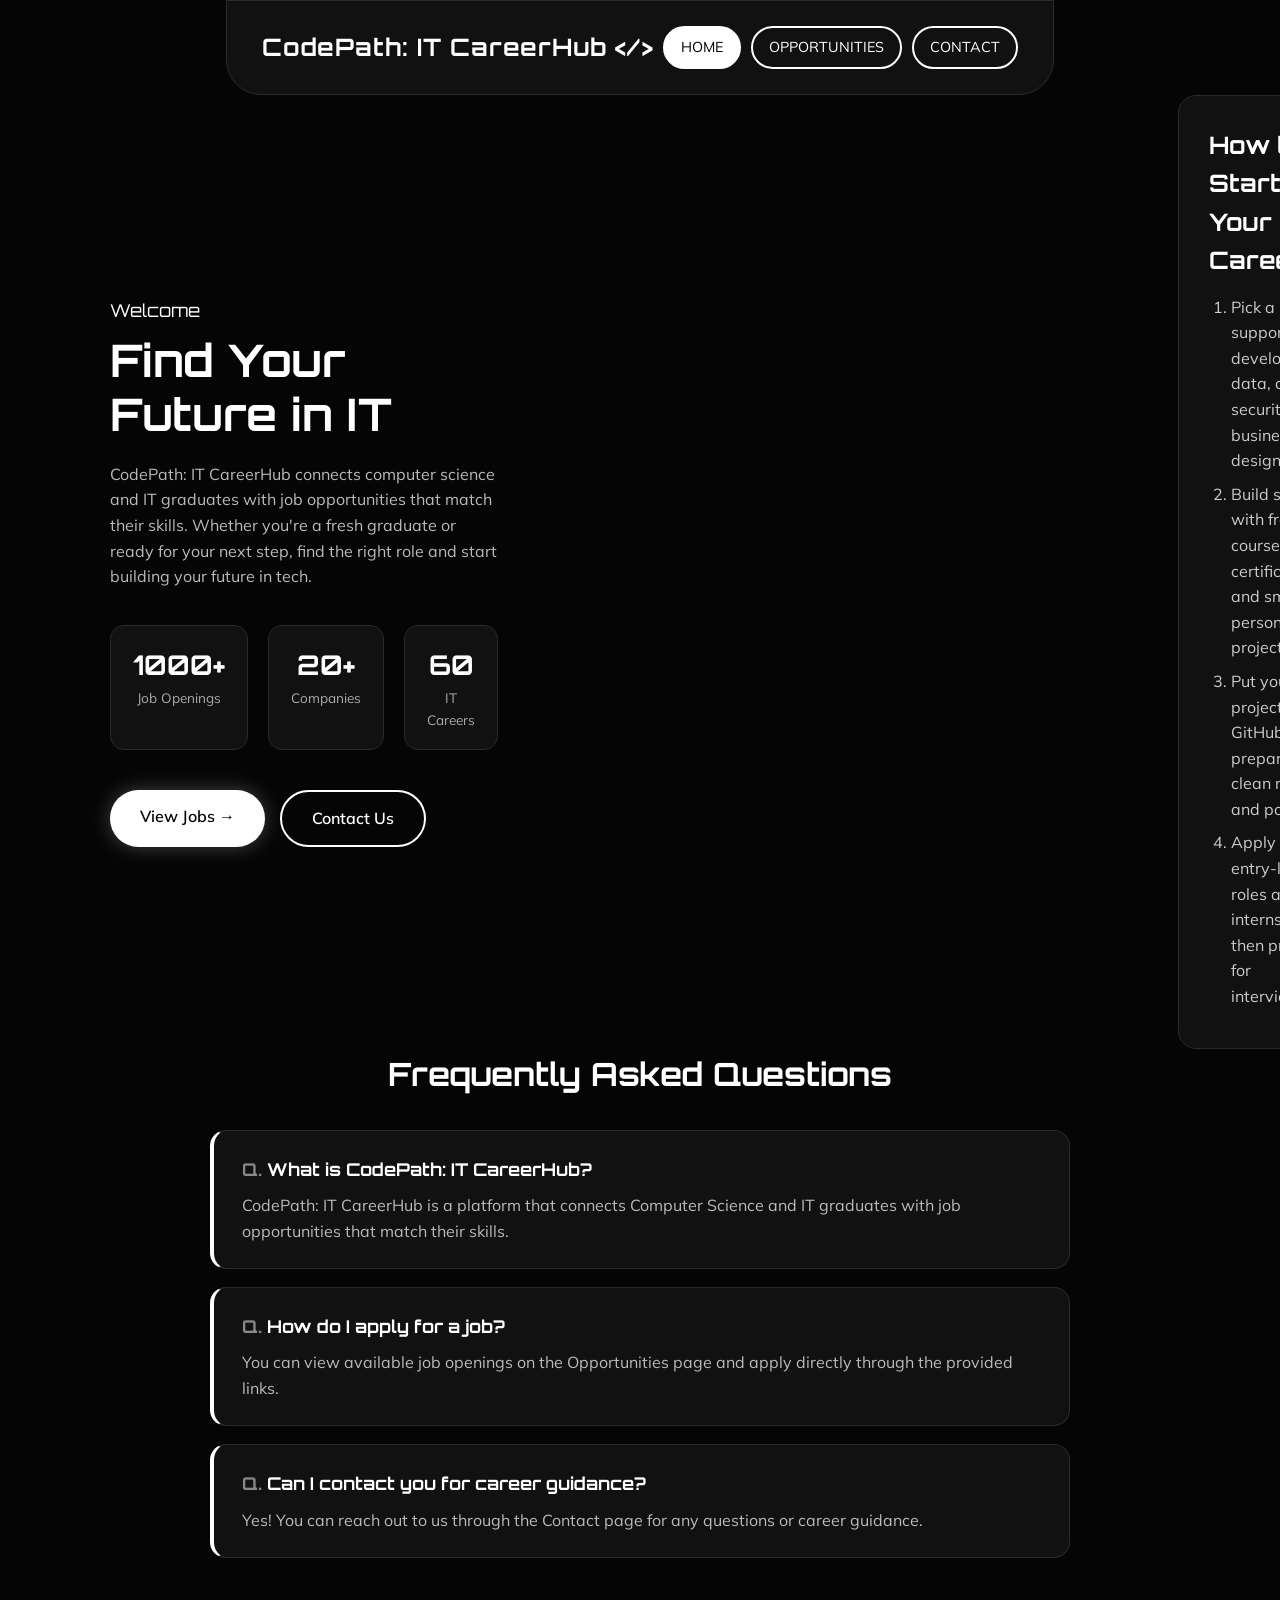
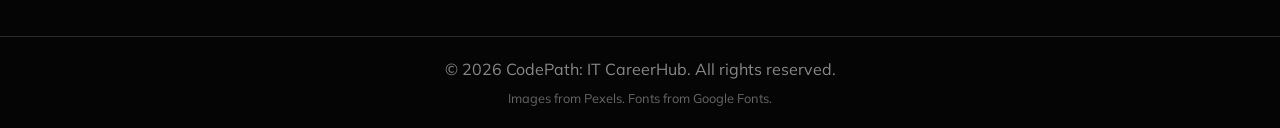
<file: index.html>
<!DOCTYPE html>
<html lang="en">

<head>
    <meta charset="UTF-8">
    <meta name="viewport" content="width=device-width, initial-scale=1.0">
    <title>IT Career Opportunities | Home</title>
    <link rel="preconnect" href="https://fonts.googleapis.com">
    <link href="https://fonts.googleapis.com/css2?family=Orbitron:wght@500;700&family=Mulish:wght@400;600&display=swap" rel="stylesheet">
    <link rel="stylesheet" href="style.css">
    <link href="images/IT_Job_Photos/" rel="icon" type="image/x-icon">
</head>

<body>

    <header class="navbar">
        <a href="index.html" class="logo">CodePath: IT CareerHub <span>&lt;/&gt;</span></a>
        <nav>
            <a href="index.html" class="active">HOME</a>
            <a href="content.html">OPPORTUNITIES</a>
            <a href="contact.html">CONTACT</a>
        </nav>
    </header>

    <main class="hero">
        <div class="hero-left">
            <p class="welcome">Welcome</p>
            <h1>Find Your Future in <span>IT</span></h1>
            <p class="desc">
                CodePath: IT CareerHub connects computer science and IT graduates with job opportunities that match their skills. Whether you're a fresh graduate or ready for your next step, find the right role and start building your future in tech.
            </p>

            <div class="stats">
                <div class="stat">
                    <h3>1000+</h3>
                    <p>Job Openings</p>
                </div>
                <div class="stat">
                    <h3>20+</h3>
                    <p>Companies</p>
                </div>
                <div class="stat">
                    <h3>60</h3>
                    <p>IT Careers</p>
                </div>
            </div>

            <div class="buttons">
                <a href="content.html" class="btn btn-fill">View Jobs &rarr;</a>
                <a href="contact.html" class="btn btn-outline">Contact Us</a>
            </div>
        </div>

        <div class="hero-right">
            <div class="image-card">
                <video src="coding.mp4" autoplay loop muted playsinline></video>
            </div>
        </div>
        <!-- Steps section -->
        <section class="info-box">
            <h2>How to Start Your IT Career</h2>
            <ol>
                <li>Pick a path: support, development, data, cloud, security or business and design.</li>
                <li>Build skills with free courses, certifications and small personal projects.</li>
                <li>Put your projects on GitHub and prepare a clean resume and portfolio.</li>
                <li>Apply to entry-level roles and internships, then practice for interviews.</li>
            </ol>
        </section>
    </main>
    <section class="FAQ">
        <h2>Frequently Asked Questions</h2>
        <div class="faq-item">
            <h3>What is CodePath: IT CareerHub?</h3>
            <p>CodePath: IT CareerHub is a platform that connects Computer Science and IT graduates with job opportunities that match their skills.</p>
        </div>
        <div class="faq-item">
            <h3>How do I apply for a job?</h3>
            <p>You can view available job openings on the Opportunities page and apply directly through the provided links.</p>
        </div>
        <div class="faq-item">
            <h3>Can I contact you for career guidance?</h3>
            <p>Yes! You can reach out to us through the Contact page for any questions or career guidance.</p>
        </div>
    </section>


    <footer class="site-footer">
        <p>&copy; 2026 CodePath: IT CareerHub. All rights reserved.</p>
        <p class="credits">Images from Pexels. Fonts from Google Fonts.</p>
    </footer>
</body>

</html>
</file>
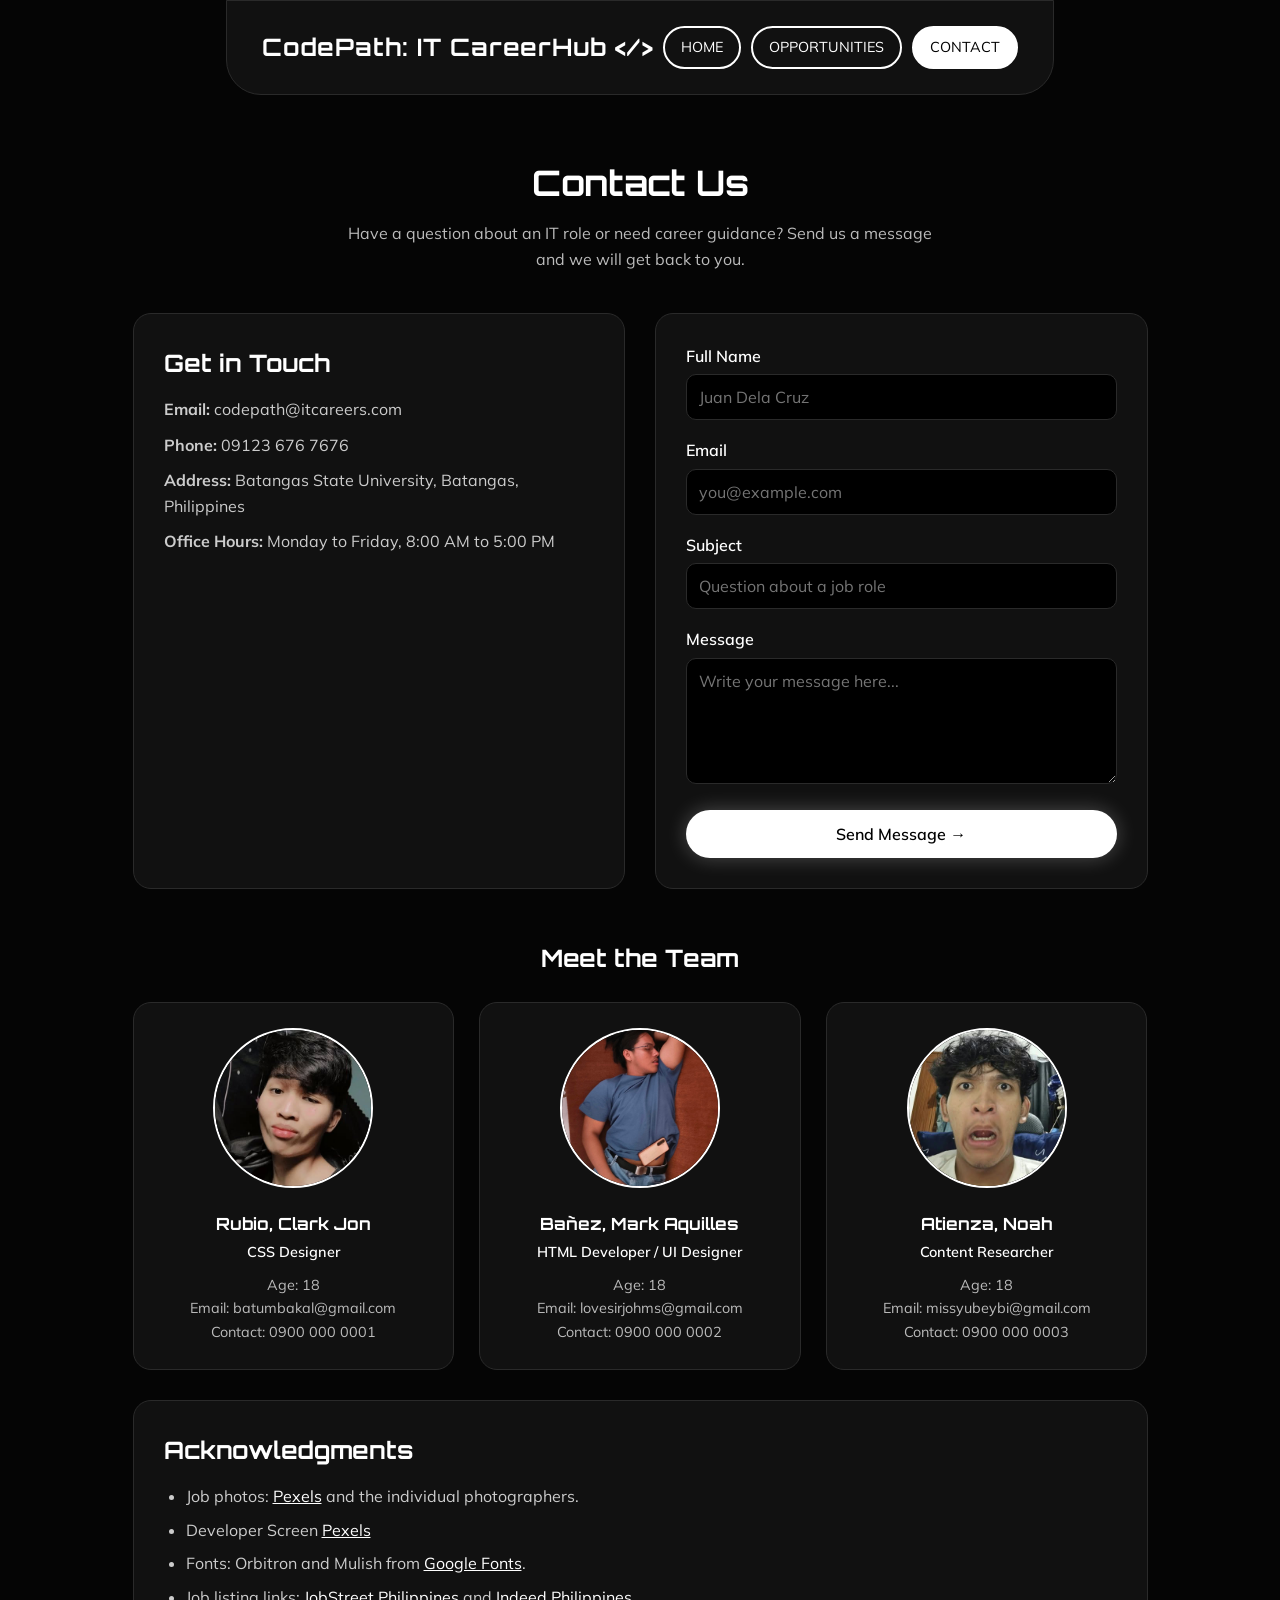
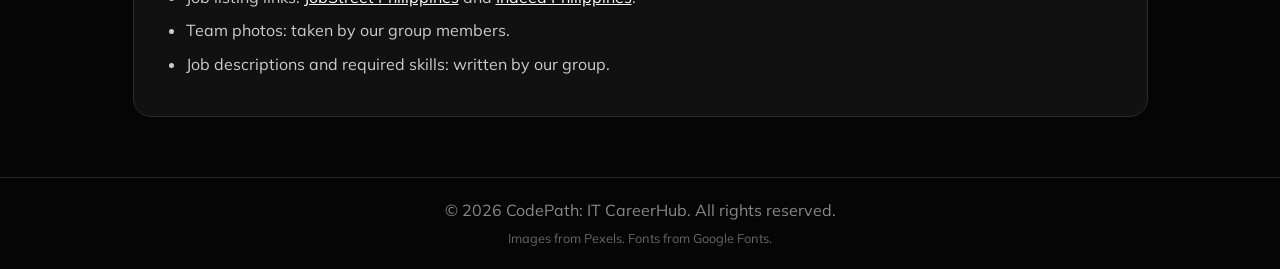
<file: contact.html>
<!DOCTYPE html>
<html lang="en">

<head>
    <meta charset="UTF-8">
    <meta name="viewport" content="width=device-width, initial-scale=1.0">
    <title>IT Career Opportunities | Contact</title>
    <link rel="preconnect" href="https://fonts.googleapis.com">
    <link href="https://fonts.googleapis.com/css2?family=Orbitron:wght@500;700&family=Mulish:wght@400;600&display=swap" rel="stylesheet">
    <link rel="stylesheet" href="style.css">
</head>

<body>

    <header class="navbar">
        <a href="index.html" class="logo">CodePath: IT CareerHub <span>&lt;/&gt;</span></a>
        <nav>
            <a href="index.html">HOME</a>
            <a href="content.html">OPPORTUNITIES</a>
            <a href="contact.html" class="active">CONTACT</a>
        </nav>
    </header>

    <main class="page">
        <h1 class="page-title">Contact Us</h1>
        <p class="page-intro">
            Have a question about an IT role or need career guidance? Send us a message and we will get back to you.
        </p>

        <section class="contact-wrap">
            <div class="contact-info">
                <h2>Get in Touch</h2>
                <p><strong>Email:</strong> codepath@itcareers.com</p>
                <p><strong>Phone:</strong> 09123 676 7676</p>
                <p><strong>Address:</strong> Batangas State University, Batangas, Philippines</p>
                <p><strong>Office Hours:</strong> Monday to Friday, 8:00 AM to 5:00 PM</p>
            </div>

            <form class="contact-form" action="#">
                <label for="name">Full Name</label>
                <input type="text" id="name" name="name" placeholder="Juan Dela Cruz" required>

                <label for="email">Email</label>
                <input type="email" id="email" name="email" placeholder="you@example.com" required>

                <label for="subject">Subject</label>
                <input type="text" id="subject" name="subject" placeholder="Question about a job role" required>

                <label for="message">Message</label>
                <textarea id="message" name="message" rows="5" placeholder="Write your message here..." required></textarea>

                <button type="submit" class="btn btn-fill">Send Message &rarr;</button>
            </form>
        </section>

        <h2 class="section-title">Meet the Team</h2>
        <section class="team">
            <article class="member">
                <img src="images/member-rubio.jpg" alt="Photo of Clark Jon Rubio">
                <h3>Rubio, Clark Jon</h3>
                <p class="role">CSS Designer</p>
                <p>Age: 18</p>
                <p>Email: batumbakal@gmail.com</p>
                <p>Contact: 0900 000 0001</p>
            </article>
            <article class="member">
                <img src="images/member-banez.jpg" alt="Photo of Mark Aquilles Bañez">
                <h3>Bañez, Mark Aquilles</h3>
                <p class="role">HTML Developer / UI Designer</p>
                <p>Age: 18</p>
                <p>Email: lovesirjohms@gmail.com</p>
                <p>Contact: 0900 000 0002</p>
            </article>
            <article class="member">
                <img src="images/member-atienza.jpg" alt="Photo of Noah Atienza">
                <h3>Atienza, Noah</h3>
                <p class="role">Content Researcher</p>
                <p>Age: 18</p>
                <p>Email: missyubeybi@gmail.com</p>
                <p>Contact: 0900 000 0003</p>
            </article>
        </section>

        <section class="info-box acknowledgments">
            <h2>Acknowledgments</h2>
            <ul>
                <li>Job photos: <a href="https://www.pexels.com" target="_blank">Pexels</a> and the individual photographers.</li>
                <li>Developer Screen <a href="Video by Кирилл Левченко from Pexels: https://www.pexels.com/video/dynamic-code-display-in-4k-resolution-34268137/" target="_blank">Pexels</a></li>
                <li>Fonts: Orbitron and Mulish from <a href="https://fonts.google.com" target="_blank">Google Fonts</a>.</li>
                <li>Job listing links: <a href="https://ph.jobstreet.com" target="_blank">JobStreet Philippines</a> and <a href="https://ph.indeed.com" target="_blank">Indeed Philippines</a>.</li>
                <li>Team photos: taken by our group members.</li>
                <li>Job descriptions and required skills: written by our group.</li>
            </ul>
        </section>
    </main>

    <footer class="site-footer">
        <p>&copy; 2026 CodePath: IT CareerHub. All rights reserved.</p>
        <p class="credits">Images from Pexels. Fonts from Google Fonts.</p>
    </footer>
</body>

</html>
</file>
<file: style.css>
:root {
    --bg: #050505;
    --card: #111;
    --border: #2a2a2a;
    --accent: #ffffff;
    --accent-text: #000000;
}

* {
    margin: 0;
    padding: 0;
    box-sizing: border-box;
}

body {
    font-family: "Mulish", sans-serif;
    background: var(--bg);
    color: #fff;
    line-height: 1.6;
    min-height: 100vh;
    display: flex;
    flex-direction: column;
}

body>main {
    flex: 1;
}


/* ---------- Navbar ---------- */

.navbar {
    max-width: 1100px;
    margin: 0 auto;
    padding: 25px 35px;
    display: flex;
    justify-content: space-between;
    align-items: center;
    background: #111;
    border: 1px solid var(--border);
    border-radius: 0 0 35px 35px;
}

.logo {
    font-family: "Orbitron", sans-serif;
    font-size: 1.5rem;
    letter-spacing: 1px;
    color: #fff;
    text-decoration: none;
    font-weight: 700;
    white-space: nowrap;
    flex-shrink: 0;
}

.logo span {
    color: var(--accent);
}

.navbar nav {
    display: flex;
    align-items: center;
}

.navbar nav a {
    color: #fff;
    text-decoration: none;
    margin-left: 10px;
    padding: 8px 16px;
    font-size: 0.9rem;
    border: 2px solid #fff;
    border-radius: 30px;
    transition: all 0.3s ease;
}

.navbar nav a:hover {
    background: #fff;
    color: #000;
}

.navbar nav a:active {
    transform: scale(0.9);
    animation: ripple 0.5s ease-out;
}

.navbar nav a.active {
    background: #fff;
    color: #000;
}

@keyframes ripple {
    0% {
        box-shadow: 0 0 0 0 rgba(255, 255, 255, 0.7);
    }
    100% {
        box-shadow: 0 0 0 18px rgba(255, 255, 255, 0);
    }
}


/* ---------- Hero text ---------- */

.welcome {
    font-family: "Orbitron", sans-serif;
    font-size: 1.1rem;
}

.hero-left h1 {
    font-family: "Orbitron", sans-serif;
    font-size: 2.8rem;
    line-height: 1.2;
    margin: 10px 0 20px;
}

.hero-left h1 span {
    color: var(--accent);
}

.desc {
    color: #bbb;
    max-width: 450px;
    margin-bottom: 35px;
}


/* ---------- Stat cards ---------- */

.stats {
    display: flex;
    gap: 20px;
    margin-bottom: 40px;
}

.stat {
    background: var(--card);
    border: 1px solid var(--border);
    border-radius: 14px;
    padding: 18px 22px;
    text-align: center;
}

.stat h3 {
    font-family: "Orbitron", sans-serif;
    font-size: 1.7rem;
    color: var(--accent);
}

.stat p {
    font-size: 0.85rem;
    color: #aaa;
}


/* ---------- Buttons ---------- */

.buttons {
    display: flex;
    gap: 15px;
}

.btn {
    padding: 14px 30px;
    border-radius: 40px;
    text-decoration: none;
    font-weight: 600;
    transition: all 0.3s;
}

.btn-fill {
    background: var(--accent);
    color: var(--accent-text);
    box-shadow: 0 0 20px rgba(255, 255, 255, 0.25);
}

.btn-fill:hover {
    transform: translateY(-3px);
}

.btn-outline {
    border: 2px solid var(--accent);
    color: #fff;
}

.btn-outline:hover {
    background: var(--accent);
    color: var(--accent-text);
}


/* ---------- Hero layout ---------- */

.hero {
    max-width: 1100px;
    margin: 0 auto;
    padding: 0 20px;
    display: flex;
    align-items: stretch;
    /* children fill the full height */
    justify-content: space-between;
    gap: 40px;
    min-height: calc(100vh - 116px);
    /* screen height minus the navbar */
}

.hero-left {
    flex: 1;
    align-self: center;
    padding: 70px 0;
}


/* ---------- Video (full height, fades to the left) ---------- */

.hero-right {
    flex: 0 0 600px;
    width: 600px;
    display: flex;
}

.image-card {
    position: relative;
    flex: 1;
    overflow: hidden;
    border: none;
    box-shadow: none;
    border-radius: 0;
    -webkit-mask-image: linear-gradient(to right, transparent 0%, rgba(0, 0, 0, 0.4) 12%, #000 35%, #000 65%, rgba(0, 0, 0, 0.4) 88%, transparent 100%), linear-gradient(to bottom, #000 0%, #000 60%, transparent 100%);
    -webkit-mask-composite: source-in;
    mask-image: linear-gradient(to right, transparent 0%, rgba(0, 0, 0, 0.4) 12%, #000 35%, #000 65%, rgba(0, 0, 0, 0.4) 88%, transparent 100%), linear-gradient(to bottom, #000 0%, #000 60%, transparent 100%);
    mask-composite: intersect;
}

.image-card video {
    position: absolute;
    inset: 0;
    width: 100%;
    height: 100%;
    object-fit: cover;
}


/* ---------- Mobile ---------- */

@media (max-width: 850px) {
    .hero {
        flex-direction: column;
        text-align: center;
    }
    .stats,
    .buttons {
        justify-content: center;
    }
    .desc {
        margin: 0 auto 35px;
    }
    .hero {
        min-height: auto;
        gap: 0;
    }
    .hero-left {
        padding: 40px 0 20px;
    }
    .hero-left h1 {
        font-size: 2.1rem;
    }
    .hero-right {
        flex: none;
        width: 100%;
        height: 300px;
    }
    .image-card {
        -webkit-mask-image: linear-gradient(to bottom, transparent 0%, #000 40%);
        mask-image: linear-gradient(to bottom, transparent 0%, #000 40%);
    }
    .navbar {
        padding: 20px;
        flex-direction: column;
        gap: 12px;
        border-radius: 0 0 25px 25px;
    }
    .logo {
        font-size: 1.2rem;
        white-space: normal;
        text-align: center;
    }
    .navbar nav {
        flex-wrap: wrap;
        justify-content: center;
        gap: 8px;
    }
    .navbar nav a {
        margin: 0;
    }
    .stats {
        flex-wrap: wrap;
    }
}


/* ---------- Inner pages ---------- */

.page {
    max-width: 1100px;
    margin: 0 auto;
    padding: 60px 20px;
}

.page-title {
    font-family: "Orbitron", sans-serif;
    font-size: 2.2rem;
    text-align: center;
    margin-bottom: 10px;
}

.page-intro {
    text-align: center;
    color: #bbb;
    max-width: 600px;
    margin: 0 auto 40px;
}


/* ---------- 60 job list ---------- */

.job-list {
    counter-reset: job;
    display: grid;
    grid-template-columns: 1fr;
    /* 1 card per row */
    gap: 25px;
    max-width: 900px;
    margin: 0 auto 50px;
}

.job-mini {
    background: var(--card);
    border: 1px solid var(--border);
    border-radius: 22px;
    padding: 40px 45px;
    min-height: 180px;
    transition: transform 0.3s, border-color 0.3s, box-shadow 0.3s;
}

.job-mini:hover {
    transform: translateY(-5px);
    border-color: #fff;
    box-shadow: 0 0 25px rgba(255, 255, 255, 0.12);
}

.job-mini h2 {
    font-family: "Orbitron", sans-serif;
    font-size: 1.5rem;
    margin-bottom: 12px;
}

.job-mini h2::before {
    counter-increment: job;
    content: counter(job) ". ";
    color: #888;
}

.job-mini p {
    color: #bbb;
    font-size: 1.1rem;
}

.info-box {
    background: var(--card);
    border: 1px solid var(--border);
    border-radius: 18px;
    padding: 30px;
}

.info-box h2 {
    font-family: "Orbitron", sans-serif;
    margin-bottom: 15px;
}

.info-box ol {
    padding-left: 22px;
    color: #ccc;
}

.info-box li {
    margin-bottom: 8px;
}

.site-footer {
    text-align: center;
    padding: 20px;
    border-top: 1px solid var(--border);
    color: #888;
}


/* ---------- Contact page ---------- */

.contact-wrap {
    display: flex;
    gap: 30px;
    flex-wrap: wrap;
}

.contact-info,
.contact-form {
    flex: 1;
    min-width: 280px;
    background: var(--card);
    border: 1px solid var(--border);
    border-radius: 18px;
    padding: 30px;
}

.contact-info h2 {
    font-family: "Orbitron", sans-serif;
    margin-bottom: 15px;
}

.contact-info p {
    color: #ccc;
    margin-bottom: 10px;
}

.contact-form label {
    display: block;
    margin-bottom: 5px;
    font-weight: 600;
}

.contact-form input,
.contact-form textarea {
    width: 100%;
    padding: 12px;
    margin-bottom: 18px;
    background: #000;
    color: #fff;
    border: 1px solid var(--border);
    border-radius: 10px;
    font-family: inherit;
    font-size: 1rem;
}

.contact-form input:focus,
.contact-form textarea:focus {
    outline: none;
    border-color: #fff;
}

.contact-form button {
    cursor: pointer;
    border: none;
    font-family: inherit;
    font-size: 1rem;
}


/* ---------- Job card: text left, image right ---------- */

.job-mini {
    display: flex;
    align-items: center;
    justify-content: space-between;
    gap: 30px;
}

.job-info {
    flex: 1;
}

.job-mini img {
    flex: 0 0 260px;
    width: 260px;
    height: 170px;
    object-fit: cover;
    border-radius: 14px;
}

@media (max-width: 700px) {
    .job-mini {
        flex-direction: column-reverse;
        align-items: flex-start;
    }
    .job-mini img {
        flex: none;
        width: 100%;
    }
}

.job-info h2 {
    word-break: break-word;
}

@media (max-width: 700px) {
    .job-mini {
        padding: 25px;
    }
    .job-mini img {
        height: 200px;
    }
    .job-mini h2 {
        font-size: 1.2rem;
    }
    .page-title {
        font-size: 1.7rem;
    }
}


/* ---------- Extras ---------- */

.navbar nav a:focus-visible,
.btn:focus-visible {
    outline: 2px solid #fff;
    outline-offset: 3px;
}

.contact-form .btn {
    width: 100%;
}

.credits {
    font-size: 0.8rem;
    color: #666;
}

.acknowledgments {
    margin-top: 30px;
}

.acknowledgments ul {
    padding-left: 22px;
    color: #ccc;
}

.acknowledgments a {
    color: #fff;
}


/* ---------- Click-to-expand job details ---------- */

.job-mini {
    align-items: flex-start;
}

.job-info summary {
    list-style: none;
    cursor: pointer;
}

.job-info summary::-webkit-details-marker {
    display: none;
}

.job-info .more {
    display: inline-block;
    margin-top: 12px;
    font-size: 0.85rem;
    color: #fff;
    border: 1px solid var(--border);
    border-radius: 30px;
    padding: 4px 14px;
    transition: all 0.3s;
}

.job-info .more::after {
    content: " \25BE";
}

.job-info summary:hover .more {
    background: #fff;
    color: #000;
}

.job-info details[open] .more::after {
    content: " \25B4";
}

.job-details {
    margin-top: 20px;
    padding-top: 18px;
    border-top: 1px solid var(--border);
}

.job-details h3 {
    font-family: "Orbitron", sans-serif;
    font-size: 1rem;
    margin-bottom: 12px;
}

.skill-list {
    list-style: none;
    display: flex;
    flex-wrap: wrap;
    gap: 8px;
    margin-bottom: 18px;
}

.skill-list li {
    background: #000;
    border: 1px solid var(--border);
    border-radius: 30px;
    padding: 5px 14px;
    font-size: 0.9rem;
    color: #ddd;
}

.job-link a {
    color: #fff;
    word-break: break-word;
}


/* ---------- Team ---------- */

.section-title {
    font-family: "Orbitron", sans-serif;
    text-align: center;
    margin: 50px 0 25px;
}

.team {
    display: grid;
    grid-template-columns: repeat(3, 1fr);
    gap: 25px;
}

.member {
    background: var(--card);
    border: 1px solid var(--border);
    border-radius: 18px;
    padding: 25px;
    text-align: center;
    transition: transform 0.3s, border-color 0.3s;
}

.member:hover {
    transform: translateY(-5px);
    border-color: #fff;
}

.member img {
    width: 160px;
    height: 160px;
    object-fit: cover;
    border-radius: 50%;
    border: 2px solid #fff;
    margin-bottom: 15px;
}

.member h3 {
    font-family: "Orbitron", sans-serif;
    font-size: 1.05rem;
    margin-bottom: 4px;
}

.member .role {
    color: #fff;
    font-weight: 600;
    margin-bottom: 10px;
}

.member p {
    color: #bbb;
    font-size: 0.9rem;
    word-break: break-word;
}

@media (max-width: 850px) {
    .team {
        grid-template-columns: 1fr;
    }
}


/* ---------- Home page: info box + FAQ ---------- */

body>.info-box {
    max-width: 900px;
    width: calc(100% - 40px);
    margin: 0 auto 60px;
}

body>.info-box h2 {
    text-align: center;
}

.FAQ {
    max-width: 900px;
    margin: 0 auto 60px;
    padding: 0 20px;
}

.FAQ h2 {
    font-family: "Orbitron", sans-serif;
    font-size: 2rem;
    text-align: center;
    margin-bottom: 30px;
}

.faq-item {
    background: var(--card);
    border: 1px solid var(--border);
    border-left: 4px solid #fff;
    border-radius: 16px;
    padding: 24px 28px;
    margin-bottom: 18px;
    transition: transform 0.3s, border-color 0.3s, box-shadow 0.3s;
}

.faq-item:hover {
    transform: translateY(-4px);
    border-color: #fff;
    box-shadow: 0 0 22px rgba(255, 255, 255, 0.12);
}

.faq-item h3 {
    font-family: "Orbitron", sans-serif;
    font-size: 1.1rem;
    margin-bottom: 10px;
}

.faq-item h3::before {
    content: "Q. ";
    color: #888;
}

.faq-item p {
    color: #bbb;
}


/* Footer credit line */

.credits {
    font-size: 0.8rem;
    color: #666;
    margin-top: 5px;
}

@media (max-width: 600px) {
    .FAQ h2 {
        font-size: 1.5rem;
    }
    .faq-item {
        padding: 20px;
    }
}
</file>
